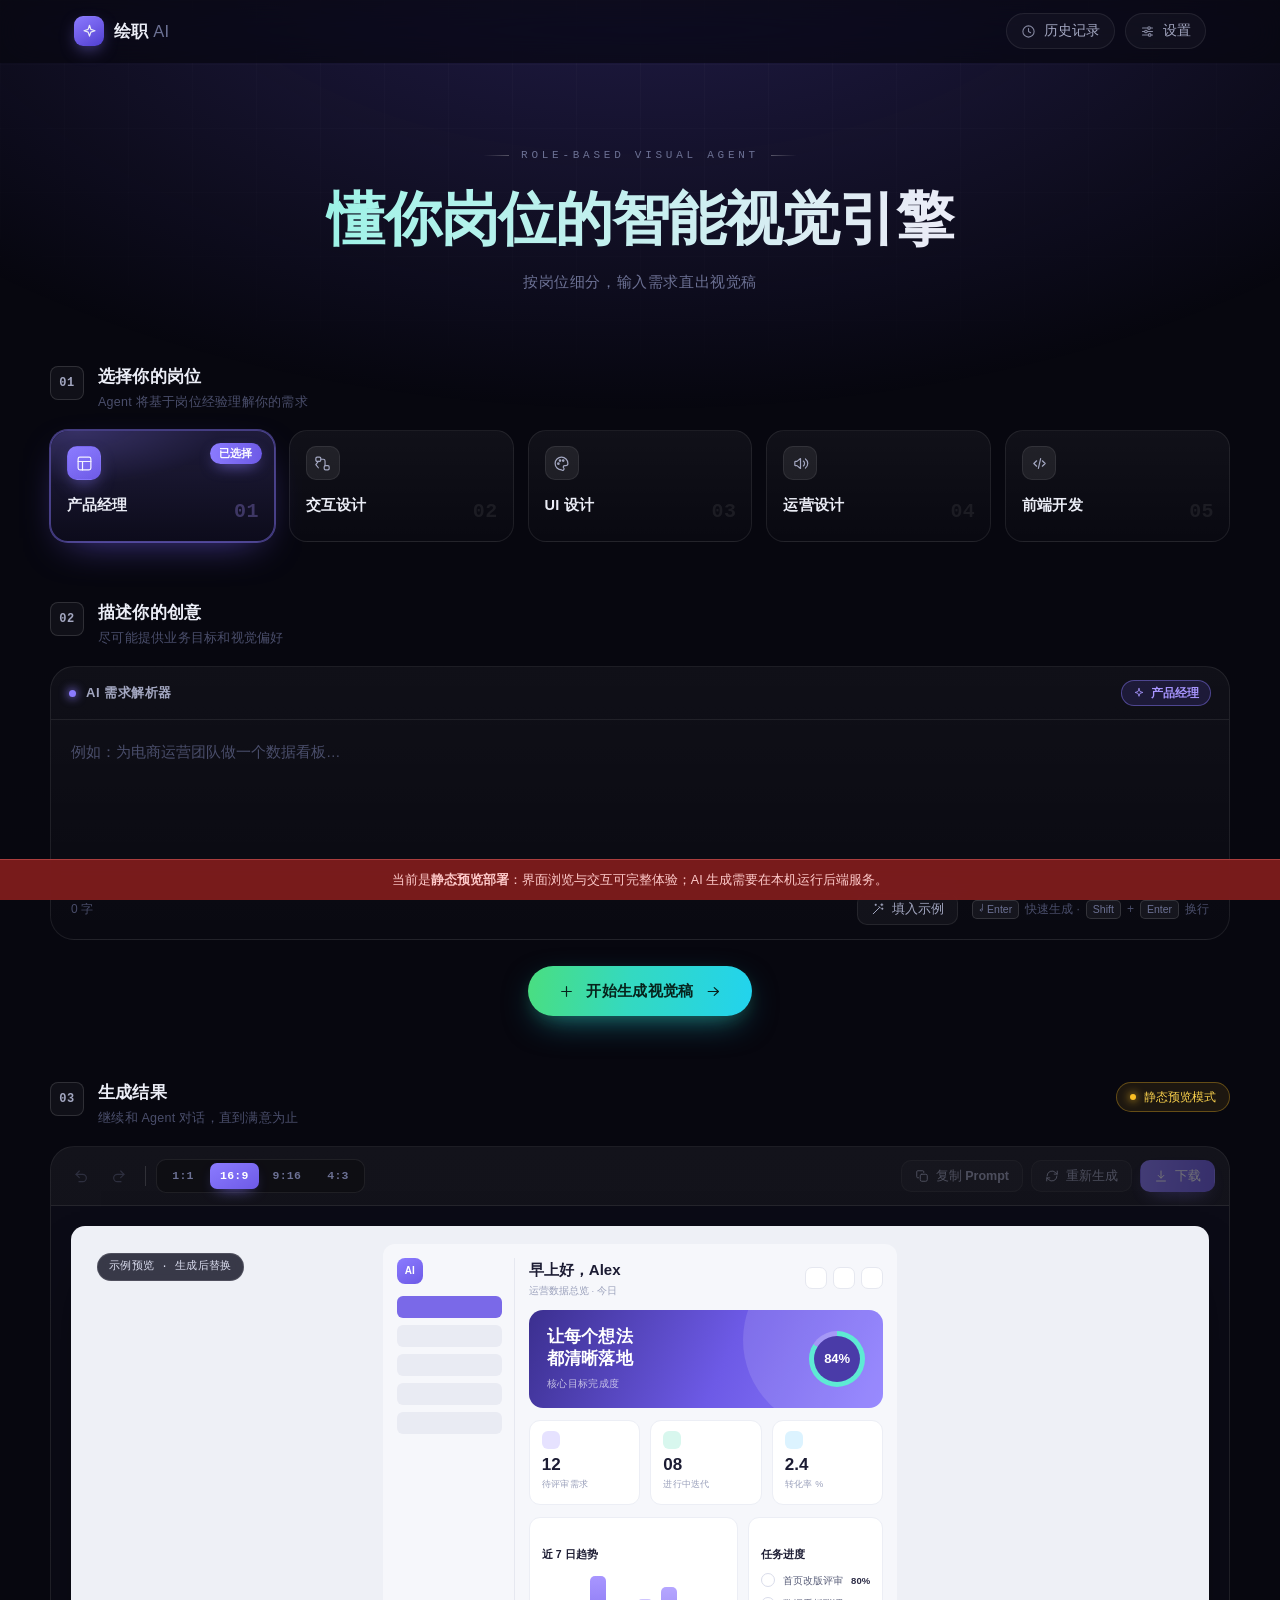
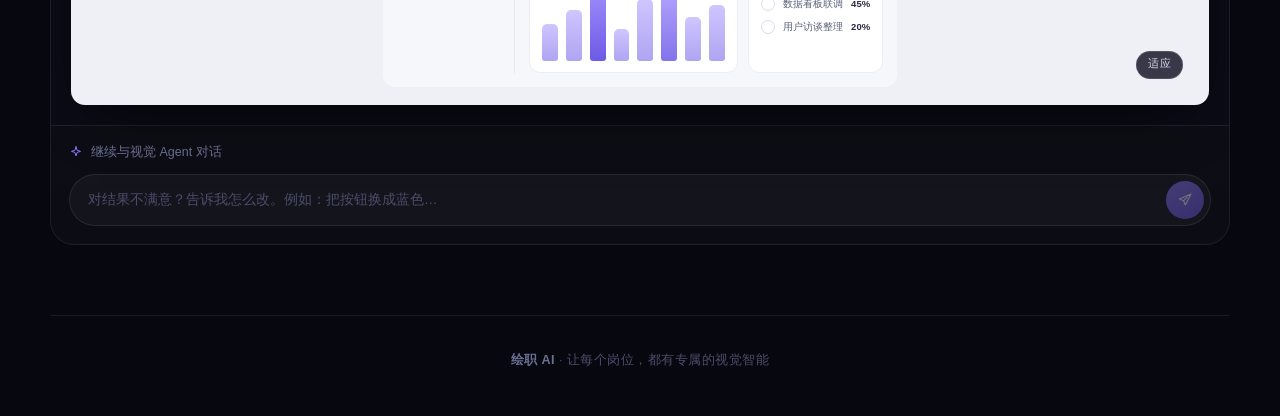
<file: index.html>
<!doctype html>
<html lang="zh-CN">
<head>
<meta charset="utf-8">
<meta name="viewport" content="width=device-width, initial-scale=1, viewport-fit=cover">
<meta name="theme-color" content="#07070f">
<title>绘职 AI · 懂你岗位的智能视觉引擎</title>
<meta name="description" content="绘职 AI 是一款懂你岗位的智能视觉引擎。按产品经理、交互设计、UI 设计、运营设计、前端开发五大岗位细分，输入业务需求即可直出高保真视觉稿，并支持与视觉 Agent 多轮对话微调。">
<link rel="icon" href="assets/img/favicon.svg" type="image/svg+xml">
<link rel="stylesheet" href="assets/css/tokens.css">
<link rel="stylesheet" href="assets/css/app.css">
</head>
<body>
<div class="bg-grid" aria-hidden="true"></div>

<header class="nav">
  <div class="wrap nav-inner">
    <a class="brand" href="index.html">
      <span class="brand-mark" data-icon="sparkle" aria-hidden="true"></span>
      <span class="brand-name">绘职 <em>AI</em></span>
    </a>
    <nav class="nav-actions">
      <a class="nav-link" href="history.html" data-icon="history">历史记录</a>
      <a class="nav-link" href="settings.html" data-icon="sliders">设置</a>
      <button class="nav-toggle" type="button" data-icon="menu" aria-label="打开菜单"></button>
    </nav>
  </div>
  <div class="nav-sheet">
    <a class="nav-link" href="history.html" data-icon="history">历史记录</a>
    <a class="nav-link" href="settings.html" data-icon="sliders">设置</a>
  </div>
</header>

<main class="page">

  <section class="hero wrap">
    <p class="hero-kicker">Role-Based Visual Agent</p>
    <h1 class="hero-title">懂你岗位的智能视觉引擎</h1>
    <p class="hero-sub">按岗位细分，输入需求直出视觉稿</p>
  </section>

  <!-- 01 岗位选择 -->
  <section class="section wrap">
    <div class="section-head">
      <span class="section-no">01</span>
      <div>
        <h2 class="section-title">选择你的岗位</h2>
        <p class="section-sub">Agent 将基于岗位经验理解你的需求</p>
      </div>
    </div>
    <div class="roles" id="roles" role="radiogroup" aria-label="选择岗位"></div>
  </section>

  <!-- 02 需求描述 -->
  <section class="section wrap">
    <div class="section-head">
      <span class="section-no">02</span>
      <div>
        <h2 class="section-title">描述你的创意</h2>
        <p class="section-sub">尽可能提供业务目标和视觉偏好</p>
      </div>
    </div>

    <div class="composer">
      <div class="composer-head">
        <span class="dot" aria-hidden="true"></span>
        <h3>AI 需求解析器</h3>
        <span class="pill" id="rolePill"><span data-icon="sparkle"></span><span id="rolePillText">产品经理</span></span>
      </div>
      <div class="composer-body">
        <label class="sr-only" for="requirement">需求描述</label>
        <textarea id="requirement" rows="5"
          placeholder="请描述你的产品功能、目标用户和核心场景…"></textarea>
      </div>
      <div class="composer-foot">
        <span class="counter" id="counter">0 字</span>
        <div class="composer-tools">
          <button class="btn btn-example" type="button" id="fillExample">
            <span data-icon="wand"></span><span class="btn-label">填入示例</span>
          </button>
          <span class="hint-key"><kbd>↵ Enter</kbd> 快速生成 · <kbd>Shift</kbd>+<kbd>Enter</kbd> 换行</span>
        </div>
      </div>
    </div>

    <div class="cta-row">
      <button class="cta" id="generate" type="button">
        <span data-icon="plus" aria-hidden="true"></span>
        <span id="generateLabel">开始生成视觉稿</span>
        <span class="arrow" data-icon="arrowRight" aria-hidden="true"></span>
      </button>
    </div>
  </section>

  <!-- 03 生成结果 -->
  <section class="section wrap">
    <div class="section-head">
      <span class="section-no">03</span>
      <div>
        <h2 class="section-title">生成结果</h2>
        <p class="section-sub">继续和 Agent 对话，直到满意为止</p>
      </div>
      <div class="section-head-right">
        <span class="live" id="live" data-ready="0">
          <i aria-hidden="true"></i><span id="liveText">检测中…</span>
        </span>
      </div>
    </div>
    <div class="result" id="result"></div>
  </section>

</main>

<footer class="foot wrap">
  <strong>绘职 AI</strong> · 让每个岗位，都有专属的视觉智能
</footer>

<!-- 占位画布：未生成时的示例预览（生成后自动替换为真实视觉稿） -->
<template id="tpl-mock">
  <div class="mock" aria-hidden="true">
    <div class="mock-side">
      <div class="mock-logo">AI</div>
      <div class="mock-nav"><span></span><span></span><span></span><span></span><span></span></div>
    </div>
    <div class="mock-main">
      <div class="mock-top">
        <div class="mock-hello">早上好，Alex<small>运营数据总览 · 今日</small></div>
        <div class="mock-top-actions"><i></i><i></i><i></i></div>
      </div>
      <div class="mock-hero">
        <div>
          <h4>让每个想法<br>都清晰落地</h4>
          <p>核心目标完成度</p>
        </div>
        <div class="mock-ring"><b>84%</b></div>
      </div>
      <div class="mock-stats">
        <div class="mock-stat"><i style="background:#e6e2ff"></i><b>12</b><small>待评审需求</small></div>
        <div class="mock-stat"><i style="background:#d8f7ee"></i><b>08</b><small>进行中迭代</small></div>
        <div class="mock-stat"><i style="background:#dcf3ff"></i><b>2.4</b><small>转化率 %</small></div>
      </div>
      <div class="mock-lower">
        <div class="mock-panel">
          <h5>近 7 日趋势</h5>
          <div class="mock-bars">
            <span style="height:42%"></span><span style="height:58%"></span><span style="height:96%"></span>
            <span style="height:36%"></span><span style="height:70%"></span><span style="height:84%"></span>
            <span style="height:50%"></span><span style="height:64%"></span>
          </div>
        </div>
        <div class="mock-panel tasks">
          <h5>任务进度</h5>
          <div class="mock-tasks">
            <div class="mock-task"><i></i><em>首页改版评审</em><b>80%</b></div>
            <div class="mock-task"><i></i><em>数据看板联调</em><b>45%</b></div>
            <div class="mock-task"><i></i><em>用户访谈整理</em><b>20%</b></div>
          </div>
        </div>
      </div>
    </div>
  </div>
</template>

<script src="assets/js/icons.js"></script>
<script src="assets/js/api.js"></script>
<script src="assets/js/ui.js"></script>
<script src="assets/js/app.js"></script>
</body>
</html>
</file>
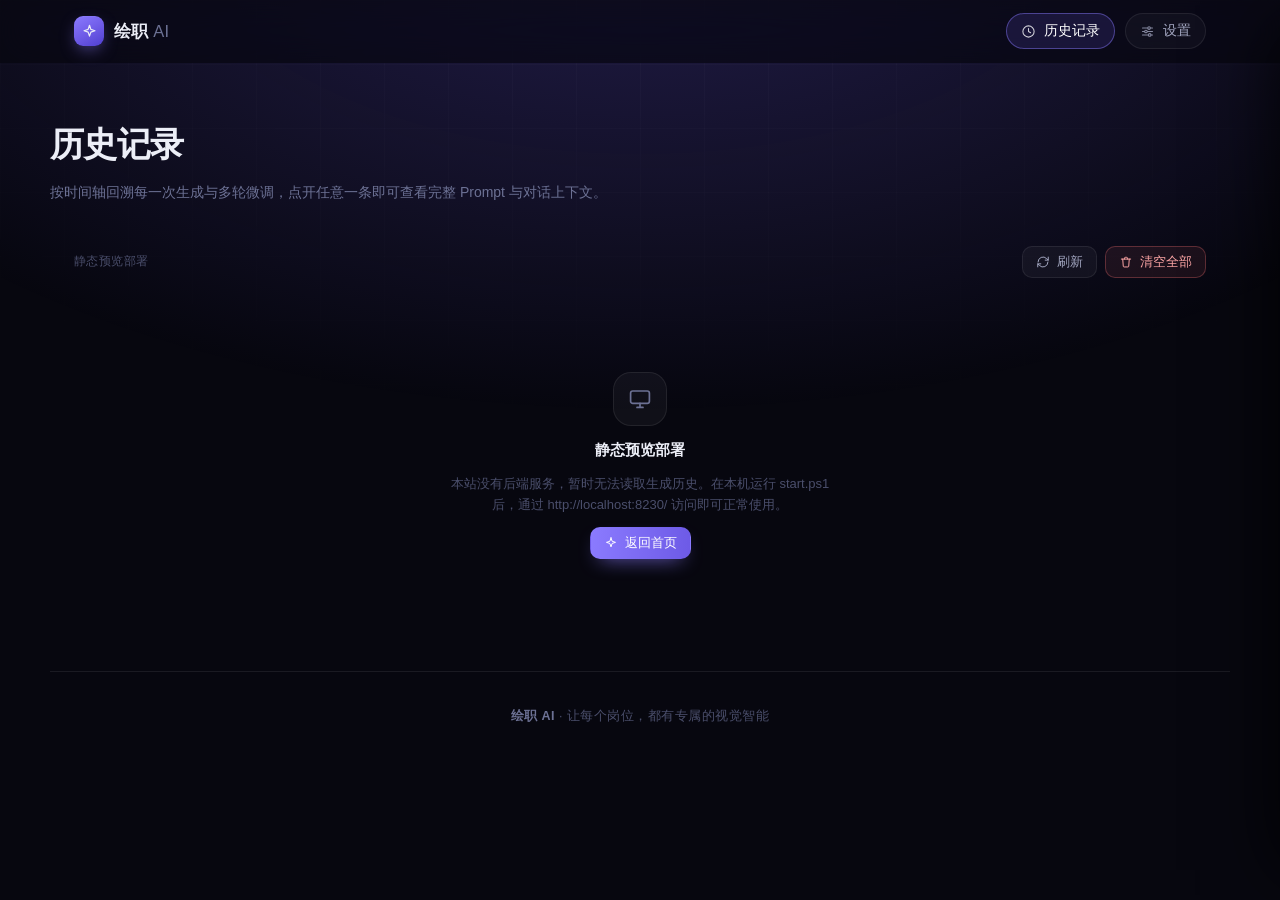
<file: history.html>
<!doctype html>
<html lang="zh-CN">
<head>
<meta charset="utf-8">
<meta name="viewport" content="width=device-width, initial-scale=1, viewport-fit=cover">
<meta name="theme-color" content="#07070f">
<title>历史记录 · 绘职 AI</title>
<meta name="description" content="按时间轴回溯绘职 AI 的每一次生成与多轮微调记录，支持查看详情、下载与再次编辑。">
<link rel="icon" href="assets/img/favicon.svg" type="image/svg+xml">
<link rel="stylesheet" href="assets/css/tokens.css">
<link rel="stylesheet" href="assets/css/app.css">
</head>
<body>
<div class="bg-grid" aria-hidden="true"></div>

<header class="nav">
  <div class="wrap nav-inner">
    <a class="brand" href="index.html">
      <span class="brand-mark" data-icon="sparkle" aria-hidden="true"></span>
      <span class="brand-name">绘职 <em>AI</em></span>
    </a>
    <nav class="nav-actions">
      <a class="nav-link" href="history.html" data-icon="history">历史记录</a>
      <a class="nav-link" href="settings.html" data-icon="sliders">设置</a>
      <button class="nav-toggle" type="button" data-icon="menu" aria-label="打开菜单"></button>
    </nav>
  </div>
  <div class="nav-sheet">
    <a class="nav-link" href="history.html" data-icon="history">历史记录</a>
    <a class="nav-link" href="settings.html" data-icon="sliders">设置</a>
  </div>
</header>

<main class="page">
  <section class="wrap page-head">
    <h1 class="page-title">历史记录</h1>
    <p class="page-desc">按时间轴回溯每一次生成与多轮微调，点开任意一条即可查看完整 Prompt 与对话上下文。</p>
  </section>

  <section class="wrap">
    <div class="hist-bar">
      <span class="hist-count" id="count">共 0 条记录</span>
      <div style="margin-left:auto;display:flex;gap:8px;flex-wrap:wrap">
        <button class="btn" type="button" id="refresh"><span data-icon="refresh"></span><span>刷新</span></button>
        <button class="btn is-danger" type="button" id="clearAll"><span data-icon="trash"></span><span>清空全部</span></button>
      </div>
    </div>
    <div id="list"></div>
  </section>
</main>

<footer class="foot wrap">
  <strong>绘职 AI</strong> · 让每个岗位，都有专属的视觉智能
</footer>

<div class="drawer-mask" id="mask"></div>

<aside class="drawer" id="drawer" aria-hidden="true" aria-label="记录详情">
  <div class="drawer-head">
    <h3 id="drawerTitle">记录详情</h3>
    <button class="ico-btn" type="button" id="drawerClose" data-icon="close"
            aria-label="关闭" style="margin-left:auto"></button>
  </div>
  <div class="drawer-body" id="drawerBody"></div>
  <div class="drawer-foot">
    <button class="btn is-primary" type="button" id="drawerOpen">
      <span data-icon="sparkle"></span><span>在生成器中打开</span></button>
    <button class="btn" type="button" id="drawerDownload">
      <span data-icon="download"></span><span>下载</span></button>
    <button class="btn is-danger" type="button" id="drawerDelete" style="margin-left:auto">
      <span data-icon="trash"></span><span>删除</span></button>
  </div>
</aside>

<script src="assets/js/icons.js"></script>
<script src="assets/js/api.js"></script>
<script src="assets/js/ui.js"></script>
<script src="assets/js/history.js"></script>
</body>
</html>
</file>
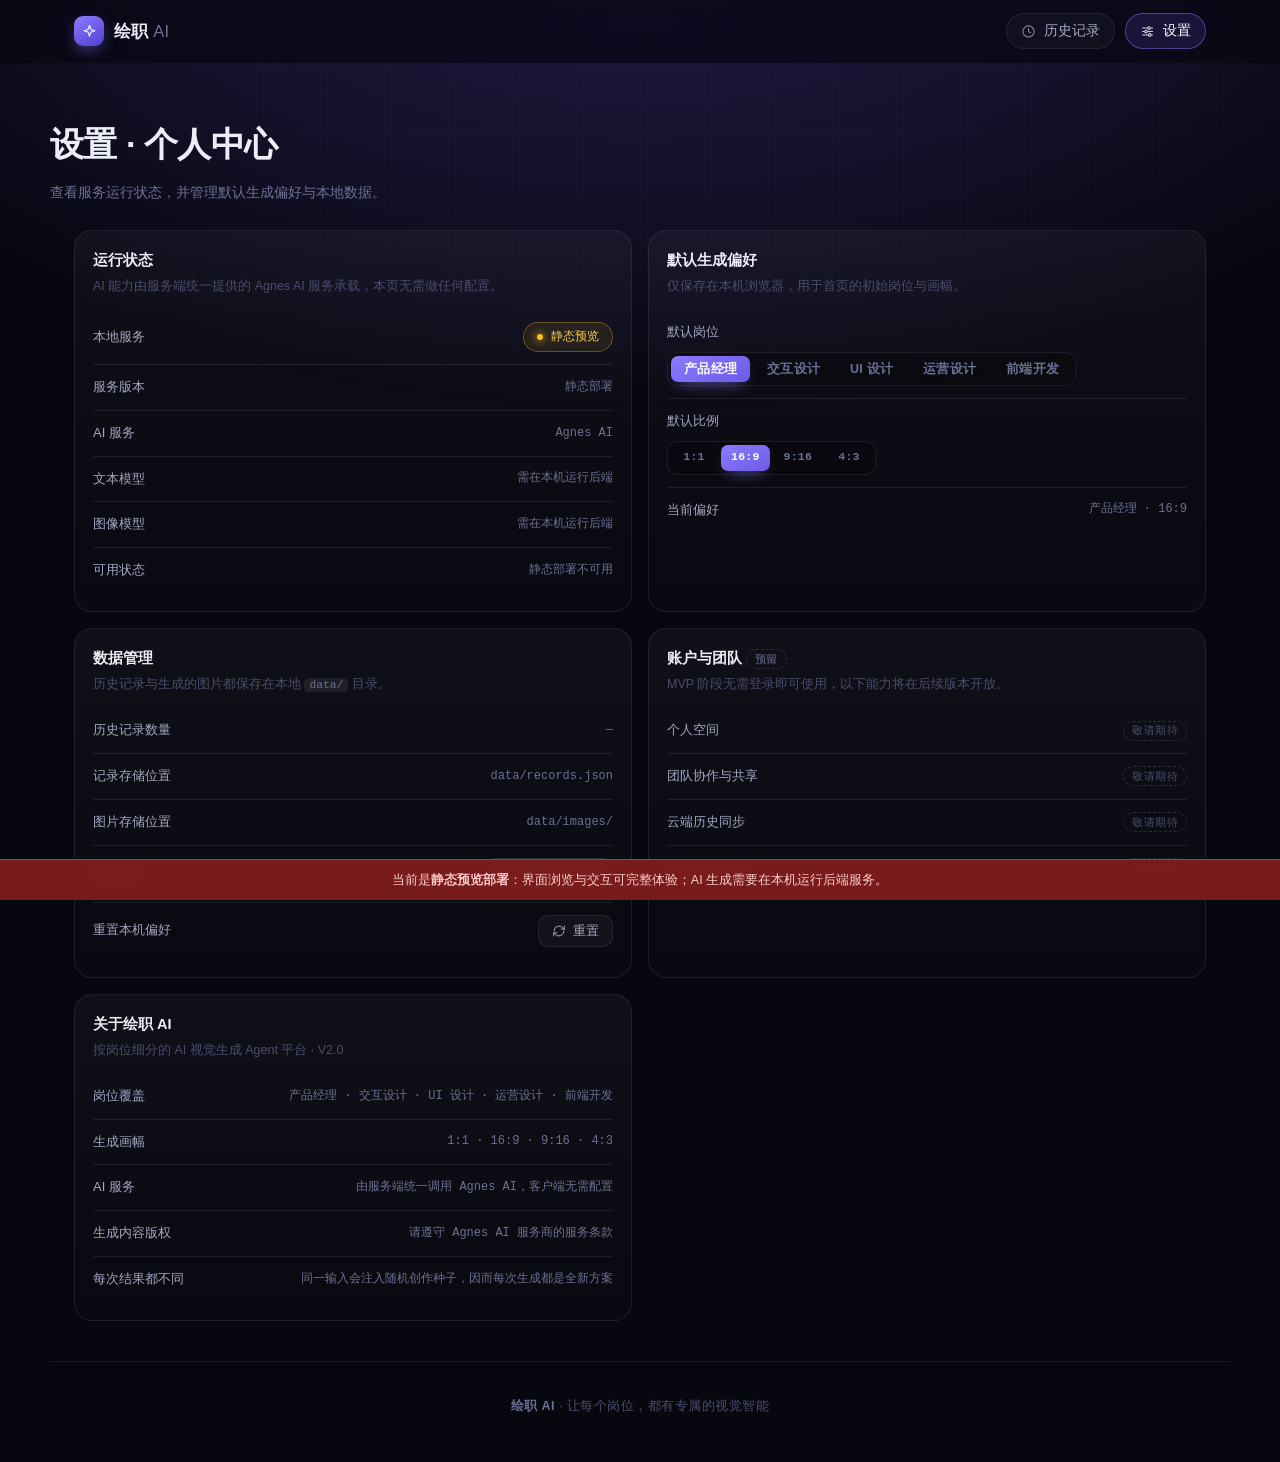
<file: settings.html>
<!doctype html>
<html lang="zh-CN">
<head>
<meta charset="utf-8">
<meta name="viewport" content="width=device-width, initial-scale=1, viewport-fit=cover">
<meta name="theme-color" content="#07070f">
<title>设置 · 绘职 AI</title>
<meta name="description" content="绘职 AI 设置：查看服务运行状态，并管理默认生成偏好与本地数据。">
<link rel="icon" href="assets/img/favicon.svg" type="image/svg+xml">
<link rel="stylesheet" href="assets/css/tokens.css">
<link rel="stylesheet" href="assets/css/app.css">
</head>
<body>
<div class="bg-grid" aria-hidden="true"></div>

<header class="nav">
  <div class="wrap nav-inner">
    <a class="brand" href="index.html">
      <span class="brand-mark" data-icon="sparkle" aria-hidden="true"></span>
      <span class="brand-name">绘职 <em>AI</em></span>
    </a>
    <nav class="nav-actions">
      <a class="nav-link" href="history.html" data-icon="history">历史记录</a>
      <a class="nav-link" href="settings.html" data-icon="sliders">设置</a>
      <button class="nav-toggle" type="button" data-icon="menu" aria-label="打开菜单"></button>
    </nav>
  </div>
  <div class="nav-sheet">
    <a class="nav-link" href="history.html" data-icon="history">历史记录</a>
    <a class="nav-link" href="settings.html" data-icon="sliders">设置</a>
  </div>
</header>

<main class="page">
  <section class="wrap page-head">
    <h1 class="page-title">设置 · 个人中心</h1>
    <p class="page-desc">查看服务运行状态，并管理默认生成偏好与本地数据。</p>
  </section>

  <section class="wrap">
    <div class="grid-2">
      <!-- ============================================ 运行状态 -->
      <div class="card">
        <h3>运行状态</h3>
        <p>AI 能力由服务端统一提供的 Agnes AI 服务承载，本页无需做任何配置。</p>
        <div class="setting-row">
          <span class="label">本地服务</span>
          <span class="live" id="svcLive"><i aria-hidden="true"></i> 检测中…</span>
        </div>
        <div class="setting-row"><span class="label">服务版本</span><span class="value" id="svcVersion">—</span></div>
        <div class="setting-row"><span class="label">AI 服务</span><span class="value" id="svcProvider">—</span></div>
        <div class="setting-row"><span class="label">文本模型</span><span class="value" id="svcChat">—</span></div>
        <div class="setting-row"><span class="label">图像模型</span><span class="value" id="svcImage">—</span></div>
        <div class="setting-row"><span class="label">可用状态</span><span class="value" id="svcReady">—</span></div>
      </div>

      <!-- ============================================ 默认生成偏好 -->
      <div class="card">
        <h3>默认生成偏好</h3>
        <p>仅保存在本机浏览器，用于首页的初始岗位与画幅。</p>

        <div class="setting-row" style="flex-direction:column;align-items:flex-start;gap:9px">
          <span class="label">默认岗位</span>
          <div class="chips" id="prefRoles" style="flex-wrap:wrap"></div>
        </div>

        <div class="setting-row" style="flex-direction:column;align-items:flex-start;gap:9px">
          <span class="label">默认比例</span>
          <div class="chips" id="prefRatios" style="flex-wrap:wrap"></div>
        </div>

        <div class="setting-row">
          <span class="label">当前偏好</span>
          <span class="value" id="prefSummary">—</span>
        </div>
      </div>

      <!-- ============================================ 数据管理 -->
      <div class="card">
        <h3>数据管理</h3>
        <p>历史记录与生成的图片都保存在本地 <code>data/</code> 目录。</p>
        <div class="setting-row"><span class="label">历史记录数量</span><span class="value" id="dataCount">—</span></div>
        <div class="setting-row"><span class="label">记录存储位置</span><span class="value">data/records.json</span></div>
        <div class="setting-row"><span class="label">图片存储位置</span><span class="value">data/images/</span></div>
        <div class="setting-row" style="gap:8px">
          <span class="label">管理历史</span>
          <a class="btn" href="history.html"><span data-icon="history"></span><span>前往历史记录</span></a>
        </div>
        <div class="setting-row">
          <span class="label">重置本机偏好</span>
          <button class="btn" type="button" id="resetPrefs">
            <span data-icon="refresh"></span><span>重置</span></button>
        </div>
      </div>

      <!-- ============================================ 账户 -->
      <div class="card">
        <h3>账户与团队 <span class="badge-soon">预留</span></h3>
        <p>MVP 阶段无需登录即可使用，以下能力将在后续版本开放。</p>
        <div class="setting-row"><span class="label">个人空间</span><span class="badge-soon">敬请期待</span></div>
        <div class="setting-row"><span class="label">团队协作与共享</span><span class="badge-soon">敬请期待</span></div>
        <div class="setting-row"><span class="label">云端历史同步</span><span class="badge-soon">敬请期待</span></div>
        <div class="setting-row"><span class="label">商用授权说明</span><span class="badge-soon">敬请期待</span></div>
      </div>

      <!-- ============================================ 关于 -->
      <div class="card">
        <h3>关于绘职 AI</h3>
        <p>按岗位细分的 AI 视觉生成 Agent 平台 · V2.0</p>
        <div class="setting-row">
          <span class="label">岗位覆盖</span>
          <span class="value">产品经理 · 交互设计 · UI 设计 · 运营设计 · 前端开发</span>
        </div>
        <div class="setting-row"><span class="label">生成画幅</span><span class="value">1:1 · 16:9 · 9:16 · 4:3</span></div>
        <div class="setting-row">
          <span class="label">AI 服务</span>
          <span class="value">由服务端统一调用 Agnes AI，客户端无需配置</span>
        </div>
        <div class="setting-row">
          <span class="label">生成内容版权</span>
          <span class="value">请遵守 Agnes AI 服务商的服务条款</span>
        </div>
        <div class="setting-row">
          <span class="label">每次结果都不同</span>
          <span class="value">同一输入会注入随机创作种子，因而每次生成都是全新方案</span>
        </div>
      </div>

    </div>
  </section>
</main>

<footer class="foot wrap">
  <strong>绘职 AI</strong> · 让每个岗位，都有专属的视觉智能
</footer>

<script src="assets/js/icons.js"></script>
<script src="assets/js/api.js"></script>
<script src="assets/js/ui.js"></script>
<script src="assets/js/settings.js"></script>
</body>
</html>
</file>
<file: assets/css/tokens.css>
/* ==========================================================================
   绘职 AI — 设计令牌 (Design Tokens)
   深色玻璃质感 / 紫罗兰主色 / 青绿-青色渐变 CTA
   ========================================================================== */

:root {
  /* 背景层级 */
  --bg:            #07070f;
  --bg-2:          #0a0a16;
  --panel:         #101021;
  --panel-2:       #15152c;
  --panel-hi:      #1b1b36;

  /* 描边 */
  --line:          rgba(255, 255, 255, .08);
  --line-2:        rgba(255, 255, 255, .13);
  --line-3:        rgba(255, 255, 255, .2);

  /* 文字 */
  --text:          #eceef7;
  --text-2:        #a3a7c1;
  --text-3:        #6c7194;
  --text-4:        #4a4e6b;

  /* 品牌色 */
  --violet:        #6d5ae6;
  --violet-2:      #8b7bff;
  --violet-3:      #a896ff;
  --violet-soft:   rgba(109, 90, 230, .16);
  --violet-line:   rgba(139, 123, 255, .45);

  --mint:          #5eead4;
  --cyan:          #22d3ee;
  --green:         #4ade80;
  --amber:         #fbbf24;
  --pink:          #f472b6;
  --danger:        #f87171;

  /* 渐变 */
  --cta:           linear-gradient(96deg, #4ade80 0%, #34d9c0 45%, #22d3ee 100%);
  --hero:          linear-gradient(96deg, #5eead4 0%, #a7f3e9 28%, #e9ebf6 74%);
  --aurora:        radial-gradient(120% 90% at 50% -10%, rgba(109, 90, 230, .28) 0%, rgba(7, 7, 15, 0) 62%);

  /* 圆角 */
  --r-xs: 8px;
  --r-s:  10px;
  --r-m:  14px;
  --r-l:  18px;
  --r-xl: 24px;
  --r-pill: 999px;

  /* 阴影与光晕 */
  --sh-1: 0 1px 0 rgba(255, 255, 255, .04) inset;
  --sh-2: 0 20px 50px -26px rgba(0, 0, 0, .95);
  --sh-cta: 0 12px 34px -10px rgba(34, 211, 238, .5), 0 6px 20px -8px rgba(74, 222, 128, .35);
  --sh-violet: 0 0 0 1px var(--violet-line), 0 14px 40px -18px rgba(109, 90, 230, .75);

  /* 字体 */
  --font: -apple-system, BlinkMacSystemFont, "Segoe UI", "PingFang SC",
          "Hiragino Sans GB", "Microsoft YaHei", "Helvetica Neue", Arial, sans-serif;
  --mono: ui-monospace, SFMono-Regular, "SF Mono", Menlo, Consolas, monospace;

  /* 布局 */
  --maxw: 1180px;
  --gutter: 24px;

  /* 动效 */
  --ease: cubic-bezier(.22, .61, .36, 1);
  --dur: .22s;
}

/* --------------------------------------------------------------- 基础重置 */
*,
*::before,
*::after { box-sizing: border-box; }

html { -webkit-text-size-adjust: 100%; }

body {
  margin: 0;
  min-height: 100vh;
  background: var(--bg);
  color: var(--text);
  font-family: var(--font);
  font-size: 15px;
  line-height: 1.6;
  -webkit-font-smoothing: antialiased;
  -moz-osx-font-smoothing: grayscale;
  font-feature-settings: "kern" 1, "liga" 1;
  overflow-x: hidden;
}

h1, h2, h3, h4, p, figure, blockquote, dl, dd { margin: 0; }
ul, ol { margin: 0; padding: 0; list-style: none; }

img, svg, video { display: block; max-width: 100%; }

button, input, textarea, select {
  font: inherit;
  color: inherit;
  margin: 0;
}

button {
  background: none;
  border: 0;
  padding: 0;
  cursor: pointer;
  -webkit-tap-highlight-color: transparent;
}

a { color: inherit; text-decoration: none; }

textarea { resize: none; }

::selection {
  background: rgba(139, 123, 255, .35);
  color: #fff;
}

/* 滚动条 */
::-webkit-scrollbar { width: 10px; height: 10px; }
::-webkit-scrollbar-track { background: transparent; }
::-webkit-scrollbar-thumb {
  background: rgba(255, 255, 255, .1);
  border-radius: 99px;
  border: 2px solid transparent;
  background-clip: content-box;
}
::-webkit-scrollbar-thumb:hover { background: rgba(255, 255, 255, .2); background-clip: content-box; }

/* 焦点可达性 */
:focus-visible {
  outline: 2px solid var(--violet-2);
  outline-offset: 2px;
  border-radius: 6px;
}

/* -------------------------------------------------------------- 通用工具类 */
.wrap {
  width: 100%;
  max-width: var(--maxw);
  margin: 0 auto;
  padding: 0 var(--gutter);
}

.sr-only {
  position: absolute;
  width: 1px; height: 1px;
  padding: 0; margin: -1px;
  overflow: hidden;
  clip: rect(0 0 0 0);
  white-space: nowrap;
  border: 0;
}

.is-hidden { display: none !important; }

@media (prefers-reduced-motion: reduce) {
  *, *::before, *::after {
    animation-duration: .01ms !important;
    animation-iteration-count: 1 !important;
    transition-duration: .01ms !important;
    scroll-behavior: auto !important;
  }
}
</file>
<file: assets/css/app.css>
/* ==========================================================================
   绘职 AI — 组件与布局
   ========================================================================== */

/* ------------------------------------------------------------------ 页面底纹 */
body::before {
  content: "";
  position: fixed;
  inset: 0;
  background: var(--aurora);
  pointer-events: none;
  z-index: 0;
}

.bg-grid {
  position: fixed;
  inset: 0;
  z-index: 0;
  pointer-events: none;
  background-image:
    linear-gradient(rgba(255, 255, 255, .022) 1px, transparent 1px),
    linear-gradient(90deg, rgba(255, 255, 255, .022) 1px, transparent 1px);
  background-size: 64px 64px;
  mask-image: radial-gradient(120% 70% at 50% 0%, #000 0%, transparent 75%);
  -webkit-mask-image: radial-gradient(120% 70% at 50% 0%, #000 0%, transparent 75%);
}

.page { position: relative; z-index: 1; }

/* ------------------------------------------------------------------- 顶部导航 */
.nav {
  position: sticky;
  top: 0;
  z-index: 60;
  backdrop-filter: blur(18px) saturate(150%);
  -webkit-backdrop-filter: blur(18px) saturate(150%);
  background: rgba(7, 7, 15, .72);
  border-bottom: 1px solid transparent;
  transition: border-color var(--dur) var(--ease), background var(--dur) var(--ease);
}

.nav.is-scrolled {
  border-bottom-color: var(--line);
  background: rgba(7, 7, 15, .9);
}

.nav-inner {
  display: flex;
  align-items: center;
  justify-content: space-between;
  gap: 16px;
  height: 62px;
}

.brand {
  display: inline-flex;
  align-items: center;
  gap: 10px;
  font-weight: 650;
  font-size: 16.5px;
  letter-spacing: .2px;
}

.brand-mark {
  width: 30px;
  height: 30px;
  border-radius: 9px;
  display: grid;
  place-items: center;
  background: linear-gradient(150deg, #8b7bff 0%, #6d5ae6 55%, #4f3fd0 100%);
  box-shadow: 0 6px 18px -6px rgba(139, 123, 255, .8), var(--sh-1);
  flex: none;
}

.brand-mark svg { width: 17px; height: 17px; }

.brand-name { color: var(--text); }
.brand-name em { font-style: normal; color: var(--text-3); font-weight: 500; }

.nav-actions { display: flex; align-items: center; gap: 10px; }

.nav-link {
  display: inline-flex;
  align-items: center;
  gap: 8px;
  height: 36px;
  padding: 0 14px;
  border-radius: var(--r-pill);
  border: 1px solid var(--line);
  background: rgba(255, 255, 255, .03);
  color: var(--text-2);
  font-size: 13.5px;
  font-weight: 500;
  transition: all var(--dur) var(--ease);
}

.nav-link svg { width: 15px; height: 15px; opacity: .8; }

.nav-link:hover {
  color: var(--text);
  border-color: var(--line-2);
  background: rgba(255, 255, 255, .06);
  transform: translateY(-1px);
}

.nav-link.is-active {
  color: #fff;
  border-color: var(--violet-line);
  background: var(--violet-soft);
}

.nav-toggle { display: none; }

/* 移动端下拉菜单 */
.nav-sheet {
  display: none;
  position: absolute;
  top: 100%;
  left: 0;
  right: 0;
  padding: 10px var(--gutter) 16px;
  background: rgba(10, 10, 22, .98);
  border-bottom: 1px solid var(--line);
  backdrop-filter: blur(18px);
  -webkit-backdrop-filter: blur(18px);
}

.nav-sheet.is-open { display: block; animation: sheetIn .18s var(--ease); }

@keyframes sheetIn {
  from { opacity: 0; transform: translateY(-6px); }
  to   { opacity: 1; transform: none; }
}

.nav-sheet .nav-link {
  width: 100%;
  height: 44px;
  justify-content: flex-start;
  border-radius: var(--r-m);
  margin-top: 8px;
  font-size: 14.5px;
}

/* ---------------------------------------------------------------------- 首屏 */
.hero {
  padding: 76px 0 42px;
  text-align: center;
}

.hero-kicker {
  display: inline-flex;
  align-items: center;
  gap: 12px;
  font-family: var(--mono);
  font-size: 11px;
  letter-spacing: .34em;
  text-transform: uppercase;
  color: var(--text-3);
  margin-bottom: 22px;
}

.hero-kicker::before,
.hero-kicker::after {
  content: "";
  width: 26px;
  height: 1px;
  background: linear-gradient(90deg, transparent, rgba(255, 255, 255, .28));
}

.hero-kicker::after { background: linear-gradient(90deg, rgba(255, 255, 255, .28), transparent); }

.hero-title {
  font-size: clamp(30px, 5.4vw, 58px);
  line-height: 1.14;
  font-weight: 780;
  letter-spacing: -.02em;
  background: var(--hero);
  -webkit-background-clip: text;
  background-clip: text;
  color: transparent;
  margin-bottom: 18px;
}

.hero-sub {
  color: var(--text-3);
  font-size: clamp(13.5px, 1.6vw, 15px);
  letter-spacing: .04em;
}

/* --------------------------------------------------------------- 区块标题栏 */
.section { padding: 30px 0; }

.section-head {
  display: flex;
  align-items: flex-start;
  gap: 14px;
  margin-bottom: 18px;
}

.section-no {
  flex: none;
  width: 34px;
  height: 34px;
  display: grid;
  place-items: center;
  border-radius: var(--r-xs);
  border: 1px solid var(--line-2);
  background: rgba(255, 255, 255, .04);
  font-family: var(--mono);
  font-size: 12px;
  font-weight: 600;
  color: var(--text-2);
  letter-spacing: .04em;
}

.section-title {
  font-size: 17px;
  font-weight: 650;
  letter-spacing: .01em;
  line-height: 1.35;
}

.section-sub {
  margin-top: 3px;
  font-size: 12.5px;
  color: var(--text-4);
  letter-spacing: .02em;
}

.section-head-right { margin-left: auto; display: flex; align-items: center; gap: 10px; }

/* 在线状态胶囊 */
.live {
  display: inline-flex;
  align-items: center;
  gap: 8px;
  height: 30px;
  padding: 0 13px;
  border-radius: var(--r-pill);
  border: 1px solid rgba(74, 222, 128, .28);
  background: rgba(74, 222, 128, .08);
  color: #86efac;
  font-size: 12px;
  font-weight: 500;
  white-space: nowrap;
}

.live i {
  width: 6px;
  height: 6px;
  border-radius: 50%;
  background: var(--green);
  box-shadow: 0 0 0 0 rgba(74, 222, 128, .7);
  animation: pulse 2.2s infinite;
}

.live.is-off {
  border-color: rgba(248, 113, 113, .3);
  background: rgba(248, 113, 113, .08);
  color: #fca5a5;
}

.live.is-off i { background: var(--danger); animation: none; }

/* 未接入模型：琥珀色提示，且整颗胶囊可点击直达接入页 */
.live.is-warn {
  border-color: rgba(251, 191, 36, .32);
  background: rgba(251, 191, 36, .09);
  color: #fcd34d;
}
.live.is-warn i { background: var(--amber); animation: none; box-shadow: 0 0 8px 1px rgba(251, 191, 36, .7); }

.live { cursor: default; }

@keyframes pulse {
  0%   { box-shadow: 0 0 0 0 rgba(74, 222, 128, .6); }
  70%  { box-shadow: 0 0 0 7px rgba(74, 222, 128, 0); }
  100% { box-shadow: 0 0 0 0 rgba(74, 222, 128, 0); }
}

.need-list li {
  display: flex; align-items: flex-start; gap: 9px;
  font-size: 12.5px; line-height: 1.6; color: var(--text-3);
}
.need-list b { color: var(--text-2); font-weight: 650; }

.need-ico {
  width: 17px; height: 17px; border-radius: 50%;
  flex: none; display: grid; place-items: center; margin-top: 1px;
}
.need-ico svg { width: 11px; height: 11px; }
.need-ico.ok   { background: rgba(92, 230, 174, .18); color: var(--mint); }
.need-ico.todo { background: rgba(251, 191, 36, .18); color: var(--amber); }

/* -------------------------------------------------------------------- 岗位卡 */
.roles {
  display: grid;
  grid-template-columns: repeat(5, minmax(0, 1fr));
  gap: 14px;
}

.role {
  position: relative;
  display: flex;
  flex-direction: column;
  align-items: flex-start;
  gap: 14px;
  min-height: 112px;
  padding: 15px 16px 14px;
  border-radius: var(--r-l);
  border: 1px solid var(--line);
  background:
    linear-gradient(180deg, rgba(255, 255, 255, .045) 0%, rgba(255, 255, 255, .012) 100%);
  text-align: left;
  overflow: hidden;
  transition: transform var(--dur) var(--ease), border-color var(--dur) var(--ease),
              box-shadow var(--dur) var(--ease), background var(--dur) var(--ease);
}

.role::after {
  content: "";
  position: absolute;
  inset: 0;
  border-radius: inherit;
  background: radial-gradient(90% 70% at 12% 0%, rgba(139, 123, 255, .22), transparent 70%);
  opacity: 0;
  transition: opacity var(--dur) var(--ease);
  pointer-events: none;
}

.role:hover {
  transform: translateY(-3px);
  border-color: var(--line-2);
  box-shadow: var(--sh-2);
}

.role:hover::after { opacity: 1; }

.role.is-on {
  border-color: var(--violet-line);
  background:
    linear-gradient(180deg, rgba(139, 123, 255, .18) 0%, rgba(109, 90, 230, .06) 100%);
  box-shadow: var(--sh-violet);
}

.role.is-on::after { opacity: 1; }

.role-ico {
  width: 34px;
  height: 34px;
  border-radius: var(--r-s);
  display: grid;
  place-items: center;
  background: rgba(255, 255, 255, .07);
  border: 1px solid var(--line);
  color: var(--text-2);
  transition: all var(--dur) var(--ease);
  flex: none;
}

.role-ico svg { width: 17px; height: 17px; }

.role.is-on .role-ico {
  background: linear-gradient(150deg, #8b7bff, #6d5ae6);
  border-color: transparent;
  color: #fff;
  box-shadow: 0 8px 20px -8px rgba(139, 123, 255, .9);
}

.role-name {
  font-size: 14.5px;
  font-weight: 600;
  letter-spacing: .01em;
  color: var(--text);
}

.role-tag {
  position: absolute;
  right: 15px;
  bottom: 13px;
  font-family: var(--mono);
  font-size: 20px;
  font-weight: 700;
  color: rgba(255, 255, 255, .07);
  letter-spacing: .02em;
  transition: color var(--dur) var(--ease);
  pointer-events: none;
}

.role.is-on .role-tag { color: rgba(168, 150, 255, .3); }

.role-badge {
  position: absolute;
  top: 12px;
  right: 12px;
  height: 21px;
  padding: 0 9px;
  display: inline-flex;
  align-items: center;
  border-radius: var(--r-pill);
  background: linear-gradient(96deg, #8b7bff, #6d5ae6);
  color: #fff;
  font-size: 10.5px;
  font-weight: 600;
  letter-spacing: .04em;
  box-shadow: 0 6px 16px -6px rgba(139, 123, 255, .9);
  animation: badgeIn .26s var(--ease);
}

@keyframes badgeIn {
  from { opacity: 0; transform: scale(.8); }
  to   { opacity: 1; transform: none; }
}

/* ------------------------------------------------------------- 需求输入面板 */
.composer {
  border-radius: var(--r-xl);
  border: 1px solid var(--line);
  background: linear-gradient(180deg, rgba(255, 255, 255, .04) 0%, rgba(255, 255, 255, .012) 100%);
  overflow: hidden;
  transition: border-color var(--dur) var(--ease), box-shadow var(--dur) var(--ease);
}

.composer:focus-within {
  border-color: var(--violet-line);
  box-shadow: 0 0 0 4px rgba(109, 90, 230, .12);
}

.composer-head {
  display: flex;
  align-items: center;
  gap: 10px;
  padding: 13px 18px;
  border-bottom: 1px solid var(--line);
}

.composer-head .dot {
  width: 7px;
  height: 7px;
  border-radius: 50%;
  background: var(--violet-2);
  box-shadow: 0 0 10px 1px rgba(139, 123, 255, .9);
  flex: none;
}

.composer-head h3 {
  font-size: 13px;
  font-weight: 600;
  color: var(--text-2);
  letter-spacing: .04em;
}

.pill {
  margin-left: auto;
  display: inline-flex;
  align-items: center;
  gap: 6px;
  height: 26px;
  padding: 0 11px;
  border-radius: var(--r-pill);
  border: 1px solid var(--violet-line);
  background: var(--violet-soft);
  color: var(--violet-3);
  font-size: 11.5px;
  font-weight: 600;
  white-space: nowrap;
}

.pill svg { width: 12px; height: 12px; }

.composer-body { padding: 4px 6px 0; }

.composer textarea {
  display: block;
  width: 100%;
  min-height: 132px;
  padding: 16px 14px;
  border: 0;
  background: transparent;
  color: var(--text);
  font-size: 14.5px;
  line-height: 1.75;
  outline: none;
}

.composer textarea::placeholder { color: var(--text-4); }

.composer-foot {
  display: flex;
  align-items: center;
  justify-content: space-between;
  gap: 12px;
  padding: 10px 20px 14px;
  font-size: 12px;
  color: var(--text-4);
}

.counter { font-variant-numeric: tabular-nums; }

.hint-key {
  display: inline-flex;
  align-items: center;
  gap: 6px;
}

/* 「填入示例」与右侧快捷键提示 */
.composer-tools {
  display: flex;
  align-items: center;
  gap: 14px;
}

.btn-example {
  height: 30px;
  padding: 0 13px;
  border-color: var(--violet-line);
  background: var(--violet-soft);
  color: var(--violet-3);
  font-weight: 600;
}

.btn-example:hover:not(:disabled) {
  color: #fff;
  border-color: var(--violet-2);
  background: linear-gradient(96deg, #8b7bff, #6d5ae6);
  box-shadow: 0 8px 20px -10px rgba(139, 123, 255, .95);
}

kbd {
  display: inline-flex;
  align-items: center;
  height: 19px;
  padding: 0 6px;
  border-radius: 5px;
  border: 1px solid var(--line-2);
  background: rgba(255, 255, 255, .05);
  font-family: var(--font);
  font-size: 10.5px;
  color: var(--text-3);
}

/* -------------------------------------------------------------- 主行动按钮 */
.cta-row {
  display: flex;
  justify-content: center;
  padding: 26px 0 6px;
}

.cta {
  position: relative;
  display: inline-flex;
  align-items: center;
  gap: 11px;
  height: 50px;
  padding: 0 30px;
  border-radius: var(--r-pill);
  background: var(--cta);
  color: #06231c;
  font-size: 15px;
  font-weight: 700;
  letter-spacing: .02em;
  box-shadow: var(--sh-cta);
  transition: transform var(--dur) var(--ease), box-shadow var(--dur) var(--ease), filter var(--dur) var(--ease);
  overflow: hidden;
}

.cta::before {
  content: "";
  position: absolute;
  inset: 0;
  background: linear-gradient(100deg, transparent 20%, rgba(255, 255, 255, .45) 50%, transparent 80%);
  transform: translateX(-120%);
  transition: transform .7s var(--ease);
}

.cta:hover:not(:disabled) {
  transform: translateY(-2px);
  box-shadow: 0 18px 40px -12px rgba(34, 211, 238, .6), 0 8px 24px -10px rgba(74, 222, 128, .45);
}

.cta:hover:not(:disabled)::before { transform: translateX(120%); }

.cta:active:not(:disabled) { transform: translateY(0) scale(.985); }

.cta:disabled {
  cursor: not-allowed;
  opacity: .45;
  box-shadow: none;
  filter: saturate(.5);
}

.cta svg { width: 17px; height: 17px; flex: none; }

.cta .arrow { transition: transform var(--dur) var(--ease); }
.cta:hover:not(:disabled) .arrow { transform: translateX(3px); }

.spinner {
  width: 16px;
  height: 16px;
  border-radius: 50%;
  border: 2px solid rgba(6, 35, 28, .3);
  border-top-color: #06231c;
  animation: spin .7s linear infinite;
  flex: none;
}

@keyframes spin { to { transform: rotate(360deg); } }

/* ============================================================ 生成结果区域 */
.result {
  border-radius: var(--r-xl);
  border: 1px solid var(--line);
  background: linear-gradient(180deg, rgba(255, 255, 255, .035) 0%, rgba(255, 255, 255, .01) 100%);
  overflow: hidden;
}

/* ---------------------------------------------------------------- 结果工具栏 */
.toolbar {
  display: flex;
  align-items: center;
  gap: 10px;
  flex-wrap: wrap;
  padding: 12px 14px;
  border-bottom: 1px solid var(--line);
  background: rgba(255, 255, 255, .015);
}

.tool-group { display: flex; align-items: center; gap: 6px; }
.tool-sep { width: 1px; height: 20px; background: var(--line-2); flex: none; }
.tool-right { margin-left: auto; display: flex; align-items: center; gap: 8px; flex-wrap: wrap; }

.ico-btn {
  width: 32px;
  height: 32px;
  display: grid;
  place-items: center;
  border-radius: var(--r-s);
  border: 1px solid transparent;
  color: var(--text-3);
  transition: all var(--dur) var(--ease);
}

.ico-btn svg { width: 16px; height: 16px; }

.ico-btn:hover:not(:disabled) {
  color: var(--text);
  background: rgba(255, 255, 255, .07);
  border-color: var(--line);
}

.ico-btn:disabled { opacity: .3; cursor: not-allowed; }

.chips {
  display: flex;
  align-items: center;
  gap: 4px;
  padding: 3px;
  border-radius: var(--r-s);
  border: 1px solid var(--line);
  background: rgba(0, 0, 0, .25);
}

.chip {
  min-width: 46px;
  height: 26px;
  padding: 0 10px;
  border-radius: 7px;
  color: var(--text-3);
  font-family: var(--mono);
  font-size: 11.5px;
  font-weight: 600;
  letter-spacing: .02em;
  transition: all var(--dur) var(--ease);
}

.chip:hover:not(:disabled):not(.is-on) { color: var(--text); background: rgba(255, 255, 255, .07); }

.chip.is-on {
  color: #fff;
  background: linear-gradient(150deg, #8b7bff, #6d5ae6);
  box-shadow: 0 6px 16px -8px rgba(139, 123, 255, .95);
}

.chip:disabled { opacity: .4; cursor: not-allowed; }

/* 文字型 chip（用于设置页的岗位/比例选择） */
.chip.chip-text {
  font-family: var(--font);
  font-size: 12.5px;
  min-width: auto;
  padding: 0 13px;
}

code {
  font-family: var(--mono);
  font-size: .9em;
  color: var(--text-3);
  background: rgba(255, 255, 255, .07);
  padding: 1px 5px;
  border-radius: 5px;
}

.btn {
  display: inline-flex;
  align-items: center;
  gap: 7px;
  height: 32px;
  padding: 0 13px;
  border-radius: var(--r-s);
  border: 1px solid var(--line);
  background: rgba(255, 255, 255, .04);
  color: var(--text-2);
  font-size: 12.5px;
  font-weight: 550;
  white-space: nowrap;
  transition: all var(--dur) var(--ease);
}

.btn svg { width: 14px; height: 14px; flex: none; }

.btn:hover:not(:disabled) {
  color: var(--text);
  border-color: var(--line-3);
  background: rgba(255, 255, 255, .09);
  transform: translateY(-1px);
}

.btn:disabled { opacity: .4; cursor: not-allowed; }

.btn.is-primary {
  border-color: transparent;
  background: linear-gradient(96deg, #8b7bff, #6d5ae6);
  color: #fff;
  box-shadow: 0 8px 20px -10px rgba(139, 123, 255, .95);
}

.btn.is-primary:hover:not(:disabled) { filter: brightness(1.08); }

.btn.is-ghost { border-color: transparent; background: transparent; }

.btn.is-danger { color: #fca5a5; border-color: rgba(248, 113, 113, .3); background: rgba(248, 113, 113, .08); }

/* -------------------------------------------------------------------- 画布区 */
.canvas {
  position: relative;
  padding: 20px;
  background: #0b0b16;
  min-height: 260px;
}

.canvas-stage {
  position: relative;
  border-radius: var(--r-m);
  background: #eef0f6;
  padding: 18px;
  overflow: hidden;
  box-shadow: 0 24px 60px -30px rgba(0, 0, 0, 1);
}

.canvas-viewport {
  display: flex;
  align-items: center;
  justify-content: center;
  overflow: auto;
  max-height: 620px;
  border-radius: var(--r-s);
}

.canvas-img {
  display: block;
  margin: 0 auto;
  border-radius: var(--r-s);
  background: #fff;
  box-shadow: 0 16px 44px -22px rgba(20, 20, 45, .55);
  transition: transform var(--dur) var(--ease);
  transform-origin: center center;
}

.canvas-meta {
  position: absolute;
  left: 26px;
  bottom: 26px;
  display: flex;
  align-items: center;
  gap: 8px;
  z-index: 3;
}

.canvas-zoom {
  position: absolute;
  right: 26px;
  bottom: 26px;
  display: flex;
  align-items: center;
  gap: 6px;
  z-index: 3;
}

.meta-pill {
  display: inline-flex;
  align-items: center;
  gap: 6px;
  height: 28px;
  padding: 0 11px;
  border-radius: var(--r-pill);
  background: rgba(17, 17, 34, .82);
  border: 1px solid rgba(255, 255, 255, .12);
  backdrop-filter: blur(10px);
  -webkit-backdrop-filter: blur(10px);
  color: #d9dcee;
  font-family: var(--mono);
  font-size: 11px;
  letter-spacing: .03em;
  white-space: nowrap;
}

/* 空态 / 占位预览 */
.placeholder-note {
  position: absolute;
  top: 26px;
  left: 26px;
  z-index: 3;
}

/* ------------------------------------------------------------ 占位仪表盘雏形 */
.mock {
  display: flex;
  gap: 14px;
  background: #f6f7fb;
  border-radius: 12px;
  padding: 14px;
  min-height: 380px;
  font-size: 12px;
  color: #2b2b45;
}

.mock-side {
  width: 118px;
  flex: none;
  display: flex;
  flex-direction: column;
  gap: 12px;
  padding-right: 12px;
  border-right: 1px solid #e6e8f0;
}

.mock-logo {
  width: 26px;
  height: 26px;
  border-radius: 8px;
  background: linear-gradient(150deg, #8b7bff, #6d5ae6);
  display: grid;
  place-items: center;
  color: #fff;
  font-size: 10px;
  font-weight: 700;
}

.mock-nav { display: flex; flex-direction: column; gap: 7px; }

.mock-nav span {
  height: 22px;
  border-radius: 6px;
  background: #e9ebf3;
}

.mock-nav span:first-child { background: #6d5ae6; opacity: .9; }

.mock-main { flex: 1; display: flex; flex-direction: column; gap: 12px; min-width: 0; }

.mock-top { display: flex; align-items: center; justify-content: space-between; gap: 10px; }

.mock-hello { font-size: 15px; font-weight: 700; color: #1c1c33; }
.mock-hello small { display: block; font-size: 9.5px; font-weight: 500; color: #9aa0bb; margin-top: 1px; }

.mock-top-actions { display: flex; gap: 6px; }

.mock-top-actions i {
  width: 22px;
  height: 22px;
  border-radius: 7px;
  background: #fff;
  border: 1px solid #e6e8f0;
}

.mock-hero {
  position: relative;
  border-radius: 14px;
  padding: 16px 18px;
  background: linear-gradient(115deg, #3b2f8f 0%, #6d5ae6 55%, #8b7bff 100%);
  color: #fff;
  display: flex;
  align-items: center;
  justify-content: space-between;
  gap: 16px;
  overflow: hidden;
}

.mock-hero::after {
  content: "";
  position: absolute;
  right: -40px;
  top: -60px;
  width: 180px;
  height: 180px;
  border-radius: 50%;
  background: rgba(255, 255, 255, .12);
}

.mock-hero h4 { font-size: 17px; line-height: 1.3; font-weight: 750; letter-spacing: .01em; }

.mock-hero p { margin-top: 6px; font-size: 9.5px; opacity: .68; letter-spacing: .04em; }

.mock-ring {
  position: relative;
  width: 56px;
  height: 56px;
  flex: none;
  border-radius: 50%;
  background: conic-gradient(#5eead4 0deg 302deg, rgba(255, 255, 255, .22) 302deg 360deg);
  display: grid;
  place-items: center;
  z-index: 1;
}

.mock-ring::before {
  content: "";
  position: absolute;
  inset: 5px;
  border-radius: 50%;
  background: #4a3ba8;
}

.mock-ring b { position: relative; font-size: 13px; font-weight: 750; }

.mock-stats { display: grid; grid-template-columns: repeat(3, 1fr); gap: 10px; }

.mock-stat {
  background: #fff;
  border: 1px solid #eceef5;
  border-radius: 11px;
  padding: 10px 12px;
}

.mock-stat i {
  display: block;
  width: 18px;
  height: 18px;
  border-radius: 6px;
  margin-bottom: 7px;
}

.mock-stat b { font-size: 17px; font-weight: 750; color: #1c1c33; display: block; line-height: 1.1; }

.mock-stat small { font-size: 9px; color: #9aa0bb; letter-spacing: .03em; }

.mock-lower { display: grid; grid-template-columns: 1.55fr 1fr; gap: 10px; flex: 1; }

.mock-panel {
  background: #fff;
  border: 1px solid #eceef5;
  border-radius: 11px;
  padding: 11px 12px;
  display: flex;
  flex-direction: column;
  min-width: 0;
}

.mock-panel h5 { font-size: 10.5px; font-weight: 700; color: #1c1c33; margin-bottom: 10px; }

.mock-bars {
  flex: 1;
  display: flex;
  align-items: flex-end;
  gap: 8px;
  min-height: 88px;
}

.mock-bars span {
  flex: 1;
  border-radius: 5px 5px 3px 3px;
  background: linear-gradient(180deg, #a896ff, #6d5ae6);
  opacity: .55;
}

.mock-bars span:nth-child(3) { opacity: 1; }
.mock-bars span:nth-child(6) { opacity: .85; }

.mock-tasks { display: flex; flex-direction: column; gap: 8px; }

.mock-task { display: flex; align-items: center; gap: 8px; }

.mock-task i {
  width: 14px;
  height: 14px;
  border-radius: 50%;
  border: 1.5px solid #d9dcea;
  flex: none;
}

.mock-task em { font-style: normal; font-size: 9.5px; color: #5a5f7a; white-space: nowrap; overflow: hidden; text-overflow: ellipsis; }

.mock-task b { font-size: 9.5px; font-weight: 700; color: #2b2b45; margin-left: auto; }

/* ------------------------------------------------------------------ 加载态 */
.loading {
  display: flex;
  flex-direction: column;
  align-items: center;
  justify-content: center;
  gap: 20px;
  padding: 68px 24px;
  text-align: center;
}

.loading-orb {
  position: relative;
  width: 76px;
  height: 76px;
}

.loading-orb span {
  position: absolute;
  inset: 0;
  border-radius: 50%;
  border: 2px solid transparent;
  border-top-color: var(--violet-2);
  animation: spin 1.05s linear infinite;
}

.loading-orb span:nth-child(2) {
  inset: 9px;
  border-top-color: var(--mint);
  animation-duration: 1.5s;
  animation-direction: reverse;
}

.loading-orb span:nth-child(3) {
  inset: 18px;
  border-top-color: var(--cyan);
  animation-duration: 1.9s;
}

.loading-orb b {
  position: absolute;
  inset: 0;
  display: grid;
  place-items: center;
  font-family: var(--mono);
  font-size: 12px;
  color: var(--text-2);
}

.loading h3 { font-size: 15px; font-weight: 650; }

.loading-steps { display: flex; flex-direction: column; gap: 9px; width: 100%; max-width: 340px; text-align: left; }

.loading-step {
  display: flex;
  align-items: center;
  gap: 10px;
  padding: 9px 13px;
  border-radius: var(--r-s);
  border: 1px solid var(--line);
  background: rgba(255, 255, 255, .025);
  font-size: 12.5px;
  color: var(--text-4);
  transition: all .3s var(--ease);
}

.loading-step .bulb {
  width: 16px;
  height: 16px;
  border-radius: 50%;
  border: 1.5px solid var(--line-3);
  flex: none;
  display: grid;
  place-items: center;
}

.loading-step .bulb::after {
  content: "";
  width: 6px;
  height: 6px;
  border-radius: 50%;
  background: transparent;
}

.loading-step.is-active {
  color: var(--text);
  border-color: var(--violet-line);
  background: var(--violet-soft);
}

.loading-step.is-active .bulb { border-color: var(--violet-2); }
.loading-step.is-active .bulb::after { background: var(--violet-2); animation: pulse 1.4s infinite; }

.loading-step.is-done { color: var(--text-2); }
.loading-step.is-done .bulb { border-color: var(--green); background: rgba(74, 222, 128, .16); }
.loading-step.is-done .bulb::after { background: var(--green); }

/* 骨架屏 */
.skeleton {
  border-radius: var(--r-m);
  background: linear-gradient(100deg, rgba(255, 255, 255, .04) 30%, rgba(255, 255, 255, .1) 50%, rgba(255, 255, 255, .04) 70%);
  background-size: 200% 100%;
  animation: shimmer 1.5s infinite linear;
}

@keyframes shimmer {
  from { background-position: 200% 0; }
  to   { background-position: -200% 0; }
}

/* ------------------------------------------------------------ 结果说明条 */
.result-brief {
  display: flex;
  flex-wrap: wrap;
  align-items: center;
  gap: 10px 14px;
  padding: 14px 18px;
  border-bottom: 1px solid var(--line);
  background: rgba(255, 255, 255, .015);
}

.result-brief h4 { font-size: 14px; font-weight: 650; }

.tags { display: flex; flex-wrap: wrap; gap: 7px; margin-left: auto; }

.tag {
  height: 24px;
  padding: 0 10px;
  display: inline-flex;
  align-items: center;
  border-radius: var(--r-pill);
  border: 1px solid var(--line);
  background: rgba(255, 255, 255, .04);
  color: var(--text-3);
  font-size: 11px;
}

/* Prompt 折叠面板 */
.prompt-box { border-bottom: 1px solid var(--line); }

.prompt-toggle {
  display: flex;
  align-items: center;
  gap: 9px;
  width: 100%;
  padding: 13px 18px;
  color: var(--text-3);
  font-size: 12.5px;
  transition: color var(--dur) var(--ease), background var(--dur) var(--ease);
}

.prompt-toggle:hover { color: var(--text); background: rgba(255, 255, 255, .02); }

.prompt-toggle svg { width: 15px; height: 15px; }

.prompt-toggle .caret { margin-left: auto; transition: transform var(--dur) var(--ease); }

.prompt-toggle[aria-expanded="true"] .caret { transform: rotate(180deg); }

.prompt-body {
  padding: 0 18px 16px;
  font-size: 12.5px;
  line-height: 1.85;
  color: var(--text-2);
  white-space: pre-wrap;
  word-break: break-word;
}

/* ------------------------------------------------------------------ 对话区 */
.chat {
  padding: 16px 18px 18px;
  border-top: 1px solid var(--line);
  background: rgba(255, 255, 255, .012);
}

.chat-head {
  display: flex;
  align-items: center;
  gap: 8px;
  margin-bottom: 12px;
  font-size: 12.5px;
  color: var(--text-3);
}

.chat-head svg { width: 14px; height: 14px; color: var(--violet-2); }

.chat-log {
  display: flex;
  flex-direction: column;
  gap: 10px;
  max-height: 300px;
  overflow-y: auto;
  padding-right: 4px;
  margin-bottom: 13px;
}

.chat-log:empty { display: none; }

.bubble {
  display: flex;
  gap: 10px;
  max-width: 86%;
  animation: bubbleIn .3s var(--ease);
}

@keyframes bubbleIn {
  from { opacity: 0; transform: translateY(6px); }
  to   { opacity: 1; transform: none; }
}

.bubble-avatar {
  width: 26px;
  height: 26px;
  border-radius: 8px;
  flex: none;
  display: grid;
  place-items: center;
  font-size: 10.5px;
  font-weight: 700;
}

.bubble.agent .bubble-avatar {
  background: linear-gradient(150deg, #8b7bff, #6d5ae6);
  color: #fff;
}

.bubble.user { align-self: flex-end; flex-direction: row-reverse; }

.bubble.user .bubble-avatar {
  background: rgba(255, 255, 255, .1);
  border: 1px solid var(--line-2);
  color: var(--text-2);
}

.bubble-text {
  padding: 10px 14px;
  border-radius: 14px;
  font-size: 13px;
  line-height: 1.7;
}

.bubble.agent .bubble-text {
  background: rgba(139, 123, 255, .12);
  border: 1px solid rgba(139, 123, 255, .22);
  border-top-left-radius: 5px;
  color: #dcd9ff;
}

.bubble.user .bubble-text {
  background: rgba(255, 255, 255, .06);
  border: 1px solid var(--line);
  border-top-right-radius: 5px;
  color: var(--text-2);
}

.chat-form {
  display: flex;
  align-items: center;
  gap: 10px;
  padding: 6px 6px 6px 16px;
  border-radius: var(--r-pill);
  border: 1px solid var(--line);
  background: rgba(255, 255, 255, .035);
  transition: border-color var(--dur) var(--ease), box-shadow var(--dur) var(--ease);
}

.chat-form:focus-within {
  border-color: var(--violet-line);
  box-shadow: 0 0 0 4px rgba(109, 90, 230, .1);
}

.chat-form input {
  flex: 1;
  min-width: 0;
  height: 38px;
  border: 0;
  background: transparent;
  outline: none;
  font-size: 13.5px;
  color: var(--text);
}

.chat-form input::placeholder { color: var(--text-4); }

.send {
  width: 38px;
  height: 38px;
  flex: none;
  border-radius: 50%;
  display: grid;
  place-items: center;
  background: linear-gradient(150deg, #8b7bff, #6d5ae6);
  color: #fff;
  box-shadow: 0 8px 20px -8px rgba(139, 123, 255, .95);
  transition: all var(--dur) var(--ease);
}

.send svg { width: 16px; height: 16px; }

.send:hover:not(:disabled) { transform: scale(1.06); filter: brightness(1.08); }

.send:disabled { opacity: .4; cursor: not-allowed; box-shadow: none; }

.quick-prompts { display: flex; flex-wrap: wrap; gap: 7px; margin-top: 11px; }

.quick-prompts button {
  height: 27px;
  padding: 0 12px;
  border-radius: var(--r-pill);
  border: 1px dashed var(--line-2);
  color: var(--text-3);
  font-size: 11.5px;
  transition: all var(--dur) var(--ease);
}

.quick-prompts button:hover {
  color: var(--violet-3);
  border-color: var(--violet-line);
  border-style: solid;
  background: var(--violet-soft);
}

/* ------------------------------------------------------------------- 空状态 */
.empty {
  display: flex;
  flex-direction: column;
  align-items: center;
  gap: 12px;
  padding: 72px 24px;
  text-align: center;
}

.empty-ico {
  width: 54px;
  height: 54px;
  border-radius: var(--r-l);
  display: grid;
  place-items: center;
  border: 1px solid var(--line);
  background: rgba(255, 255, 255, .04);
  color: var(--text-3);
}

.empty-ico svg { width: 24px; height: 24px; }

.empty h3 { font-size: 15px; font-weight: 650; }

.empty p { font-size: 13px; color: var(--text-4); max-width: 380px; }

/* =================================================================== 历史页 */
.page-head { padding: 54px 0 26px; }

.page-title { font-size: clamp(24px, 3.4vw, 34px); font-weight: 750; letter-spacing: -.015em; }

.page-desc { margin-top: 10px; color: var(--text-3); font-size: 14px; max-width: 620px; }

.hist-bar {
  display: flex;
  align-items: center;
  gap: 12px;
  flex-wrap: wrap;
  padding: 16px 0 22px;
}

.hist-count { font-family: var(--mono); font-size: 12px; color: var(--text-4); letter-spacing: .04em; }

.timeline { position: relative; padding-left: 28px; }

.timeline::before {
  content: "";
  position: absolute;
  left: 6px;
  top: 8px;
  bottom: 8px;
  width: 1px;
  background: linear-gradient(180deg, transparent, var(--line-2) 8%, var(--line-2) 92%, transparent);
}

.tl-item { position: relative; padding-bottom: 20px; }

.tl-item::before {
  content: "";
  position: absolute;
  left: -26px;
  top: 22px;
  width: 11px;
  height: 11px;
  border-radius: 50%;
  background: var(--bg);
  border: 2px solid var(--line-3);
}

.tl-item.is-latest::before {
  border-color: var(--violet-2);
  box-shadow: 0 0 0 4px rgba(139, 123, 255, .16);
}

.hist-card {
  display: grid;
  grid-template-columns: 190px 1fr auto;
  gap: 18px;
  align-items: center;
  padding: 14px;
  border-radius: var(--r-l);
  border: 1px solid var(--line);
  background: linear-gradient(180deg, rgba(255, 255, 255, .04), rgba(255, 255, 255, .012));
  transition: all var(--dur) var(--ease);
}

.hist-card:hover {
  border-color: var(--line-2);
  transform: translateY(-2px);
  box-shadow: var(--sh-2);
}

.hist-thumb {
  width: 100%;
  aspect-ratio: 16 / 10;
  border-radius: var(--r-s);
  overflow: hidden;
  background: #eef0f6;
  border: 1px solid var(--line);
  display: grid;
  place-items: center;
}

.hist-thumb img { width: 100%; height: 100%; object-fit: contain; }

.hist-thumb .ph { color: #a9aec6; font-size: 11px; }

.hist-body { min-width: 0; }

.hist-title { font-size: 15px; font-weight: 650; margin-bottom: 6px; }

.hist-meta {
  display: flex;
  flex-wrap: wrap;
  align-items: center;
  gap: 8px;
  font-size: 11.5px;
  color: var(--text-4);
  margin-bottom: 8px;
}

.hist-meta .tag { height: 22px; font-size: 10.5px; }

.hist-sum {
  font-size: 12.5px;
  color: var(--text-3);
  line-height: 1.7;
  display: -webkit-box;
  -webkit-line-clamp: 2;
  -webkit-box-orient: vertical;
  overflow: hidden;
}

.hist-actions { display: flex; flex-direction: column; gap: 8px; }

/* 历史详情抽屉 */
.drawer-mask {
  position: fixed;
  inset: 0;
  z-index: 90;
  background: rgba(4, 4, 10, .7);
  backdrop-filter: blur(4px);
  -webkit-backdrop-filter: blur(4px);
  opacity: 0;
  pointer-events: none;
  transition: opacity var(--dur) var(--ease);
}

.drawer-mask.is-open { opacity: 1; pointer-events: auto; }

.drawer {
  position: fixed;
  top: 0;
  right: 0;
  bottom: 0;
  z-index: 91;
  width: min(560px, 100%);
  display: flex;
  flex-direction: column;
  background: var(--bg-2);
  border-left: 1px solid var(--line);
  transform: translateX(100%);
  transition: transform .3s var(--ease);
  box-shadow: -30px 0 70px -30px rgba(0, 0, 0, .9);
}

.drawer.is-open { transform: none; }

.drawer-head {
  display: flex;
  align-items: center;
  gap: 12px;
  padding: 16px 18px;
  border-bottom: 1px solid var(--line);
  flex: none;
}

.drawer-head h3 { font-size: 15px; font-weight: 650; }

.drawer-body { flex: 1; overflow-y: auto; padding: 18px; }

.drawer-foot {
  padding: 14px 18px;
  border-top: 1px solid var(--line);
  display: flex;
  gap: 10px;
  flex: none;
}

.drawer-img {
  border-radius: var(--r-m);
  overflow: hidden;
  border: 1px solid var(--line);
  background: #eef0f6;
  margin-bottom: 16px;
  display: grid;
  place-items: center;
}

.drawer-img img { max-width: 100%; max-height: 460px; object-fit: contain; }

.kv { display: flex; flex-direction: column; gap: 12px; margin-bottom: 18px; }

.kv-row { display: flex; gap: 12px; font-size: 12.5px; }

.kv-row dt { flex: none; width: 66px; color: var(--text-4); }

.kv-row dd { margin: 0; color: var(--text-2); line-height: 1.75; white-space: pre-wrap; word-break: break-word; }

/* =================================================================== 设置页 */
.grid-2 { display: grid; grid-template-columns: repeat(2, minmax(0, 1fr)); gap: 16px; }

.card {
  border-radius: var(--r-l);
  border: 1px solid var(--line);
  background: linear-gradient(180deg, rgba(255, 255, 255, .04), rgba(255, 255, 255, .012));
  padding: 18px;
}

.card h3 { font-size: 14.5px; font-weight: 650; margin-bottom: 4px; }

.card > p { font-size: 12.5px; color: var(--text-4); margin-bottom: 14px; }

.setting-row {
  display: flex;
  align-items: center;
  justify-content: space-between;
  gap: 14px;
  padding: 12px 0;
  border-top: 1px solid var(--line);
  font-size: 13px;
}

.setting-row:first-of-type { border-top: 0; }

.setting-row .label { color: var(--text-2); }

.setting-row .value { font-family: var(--mono); font-size: 12px; color: var(--text-3); }

.switch {
  position: relative;
  width: 42px;
  height: 24px;
  border-radius: var(--r-pill);
  background: rgba(255, 255, 255, .1);
  border: 1px solid var(--line-2);
  transition: all var(--dur) var(--ease);
  flex: none;
}

.switch::after {
  content: "";
  position: absolute;
  top: 2px;
  left: 2px;
  width: 18px;
  height: 18px;
  border-radius: 50%;
  background: var(--text-3);
  transition: all var(--dur) var(--ease);
}

.switch.is-on { background: linear-gradient(96deg, #8b7bff, #6d5ae6); border-color: transparent; }

.switch.is-on::after { transform: translateX(18px); background: #fff; }

.badge-soon {
  height: 20px;
  padding: 0 8px;
  display: inline-flex;
  align-items: center;
  border-radius: var(--r-pill);
  border: 1px dashed var(--line-2);
  color: var(--text-4);
  font-size: 10.5px;
  letter-spacing: .04em;
}

/* 危险操作 */
.danger-zone { border-color: rgba(248, 113, 113, .25); }

.danger-zone h3 { color: #fca5a5; }

/* ------------------------------------------------------------------- 页脚 */
.foot {
  margin-top: 40px;
  padding: 34px 0 46px;
  border-top: 1px solid var(--line);
  text-align: center;
  color: var(--text-4);
  font-size: 12.5px;
  letter-spacing: .04em;
}

.foot strong { color: var(--text-3); font-weight: 600; }

/* ------------------------------------------------------------- Toast 提示 */
.toasts {
  position: fixed;
  left: 50%;
  bottom: 30px;
  transform: translateX(-50%);
  z-index: 200;
  display: flex;
  flex-direction: column;
  align-items: center;
  gap: 9px;
  pointer-events: none;
  width: min(440px, calc(100vw - 32px));
}

.toast {
  display: flex;
  align-items: center;
  gap: 10px;
  max-width: 100%;
  padding: 11px 16px;
  border-radius: var(--r-m);
  border: 1px solid var(--line-2);
  background: rgba(18, 18, 34, .96);
  backdrop-filter: blur(14px);
  -webkit-backdrop-filter: blur(14px);
  color: var(--text);
  font-size: 13px;
  box-shadow: var(--sh-2);
  animation: toastIn .26s var(--ease);
}

.toast svg { width: 16px; height: 16px; flex: none; }

.toast.ok svg { color: var(--green); }
.toast.err svg { color: var(--danger); }
.toast.info svg { color: var(--violet-2); }

.toast.is-out { animation: toastOut .22s var(--ease) forwards; }

@keyframes toastIn {
  from { opacity: 0; transform: translateY(14px) scale(.97); }
  to   { opacity: 1; transform: none; }
}

@keyframes toastOut {
  to { opacity: 0; transform: translateY(10px) scale(.97); }
}

/* ------------------------------------------------------------- 离线提示条 */
.offline-bar {
  position: fixed;
  left: 0;
  right: 0;
  bottom: 0;
  z-index: 150;
  padding: 10px 16px;
  text-align: center;
  font-size: 12.5px;
  color: #fecaca;
  background: rgba(127, 29, 29, .95);
  border-top: 1px solid rgba(248, 113, 113, .4);
  backdrop-filter: blur(10px);
  -webkit-backdrop-filter: blur(10px);
}

.offline-bar a { text-decoration: underline; color: #fff; }

/* ================================================================ 响应式 */
@media (max-width: 1080px) {
  .roles { grid-template-columns: repeat(3, minmax(0, 1fr)); }
  .role:nth-child(5) { grid-column: auto; }
  .grid-2 { grid-template-columns: 1fr; }
}

@media (max-width: 860px) {
  .hist-card { grid-template-columns: 132px 1fr; }
  .hist-actions { grid-column: 1 / -1; flex-direction: row; flex-wrap: wrap; }
  .mock-lower { grid-template-columns: 1fr; }
}

@media (max-width: 720px) {
  :root { --gutter: 16px; }

  .nav-inner { height: 56px; }
  .nav-actions .nav-link { display: none; }
  .nav-toggle {
    display: grid;
    place-items: center;
    width: 36px;
    height: 36px;
    border-radius: var(--r-s);
    border: 1px solid var(--line);
    color: var(--text-2);
  }
  .nav-toggle svg { width: 17px; height: 17px; }

  .hero { padding: 46px 0 26px; }
  .hero-kicker { font-size: 9.5px; letter-spacing: .26em; gap: 8px; margin-bottom: 16px; }
  .hero-kicker::before, .hero-kicker::after { width: 16px; }

  .section { padding: 24px 0; }
  .section-head { gap: 11px; margin-bottom: 14px; }
  .section-no { width: 28px; height: 28px; font-size: 11px; }
  .section-title { font-size: 15.5px; }
  .section-sub { font-size: 11.5px; }
  .section-head-right { position: absolute; right: var(--gutter); }

  .section { position: relative; }

  /* 移动端：2×2 网格 + 第 5 张通栏 */
  .roles { grid-template-columns: repeat(2, minmax(0, 1fr)); gap: 11px; }
  .role { min-height: 104px; padding: 13px 14px; gap: 13px; }
  .role:nth-child(5) { grid-column: 1 / -1; min-height: 92px; }
  .role-tag { font-size: 18px; right: 13px; bottom: 11px; }

  .composer textarea { min-height: 116px; font-size: 14px; padding: 14px 12px; }
  .composer-head { padding: 12px 14px; }
  .composer-foot { padding: 9px 14px 12px; }
  .hint-key { display: none; }

  .cta { height: 48px; padding: 0 24px; font-size: 14.5px; width: 100%; justify-content: center; }

  .toolbar { padding: 10px; gap: 8px; }
  .tool-sep { display: none; }
  .tool-right { margin-left: 0; width: 100%; justify-content: space-between; }
  /* 只收敛工具栏按钮的文字，历史卡片/错误面板的按钮仍需保留标签 */
  .tool-right .btn .btn-label { display: none; }
  .tool-right .btn { padding: 0 10px; }

  .canvas { padding: 12px; }
  .canvas-stage { padding: 10px; }
  .canvas-viewport { max-height: 460px; }
  .canvas-meta { left: 18px; bottom: 18px; }
  .canvas-zoom { right: 18px; bottom: 18px; }
  .meta-pill { height: 25px; font-size: 10.5px; padding: 0 9px; }

  .mock { min-height: 300px; padding: 11px; gap: 11px; }
  .mock-side { width: 60px; padding-right: 11px; }
  .mock-nav span:nth-child(n + 4) { display: none; }
  .mock-hero h4 { font-size: 15px; }
  .mock-hero { padding: 13px 14px; }
  .mock-lower { grid-template-columns: 1fr; }
  .mock-panel.tasks { display: none; }

  .result-brief { padding: 12px 14px; gap: 9px; }
  .tags { margin-left: 0; }
  .prompt-body, .prompt-toggle, .chat { padding-left: 14px; padding-right: 14px; }

  .bubble { max-width: 94%; }

  .page-head { padding: 34px 0 18px; }

  .hist-card { grid-template-columns: 96px 1fr; gap: 13px; padding: 12px; }
  .hist-thumb { aspect-ratio: 1 / 1; }
  .hist-actions { flex-direction: row; }

  .timeline { padding-left: 20px; }
  .tl-item::before { left: -18px; width: 9px; height: 9px; }
}

@media (max-width: 420px) {
  .hero-title { font-size: 27px; }
  .mock-stats { grid-template-columns: repeat(3, 1fr); gap: 7px; }
  .mock-stat { padding: 8px 9px; }
  .mock-stat b { font-size: 15px; }
}

/* 桌面端强制收起移动菜单：用户若在展开状态下把窗口拉宽，菜单会挂在导航下面 */
@media (min-width: 721px) {
  .nav-sheet,
  .nav-sheet.is-open { display: none; }
}

/* 打印 */
@media print {
  .nav, .chat, .toolbar, .foot, .toasts { display: none !important; }
  body { background: #fff; color: #000; }
}
</file>
